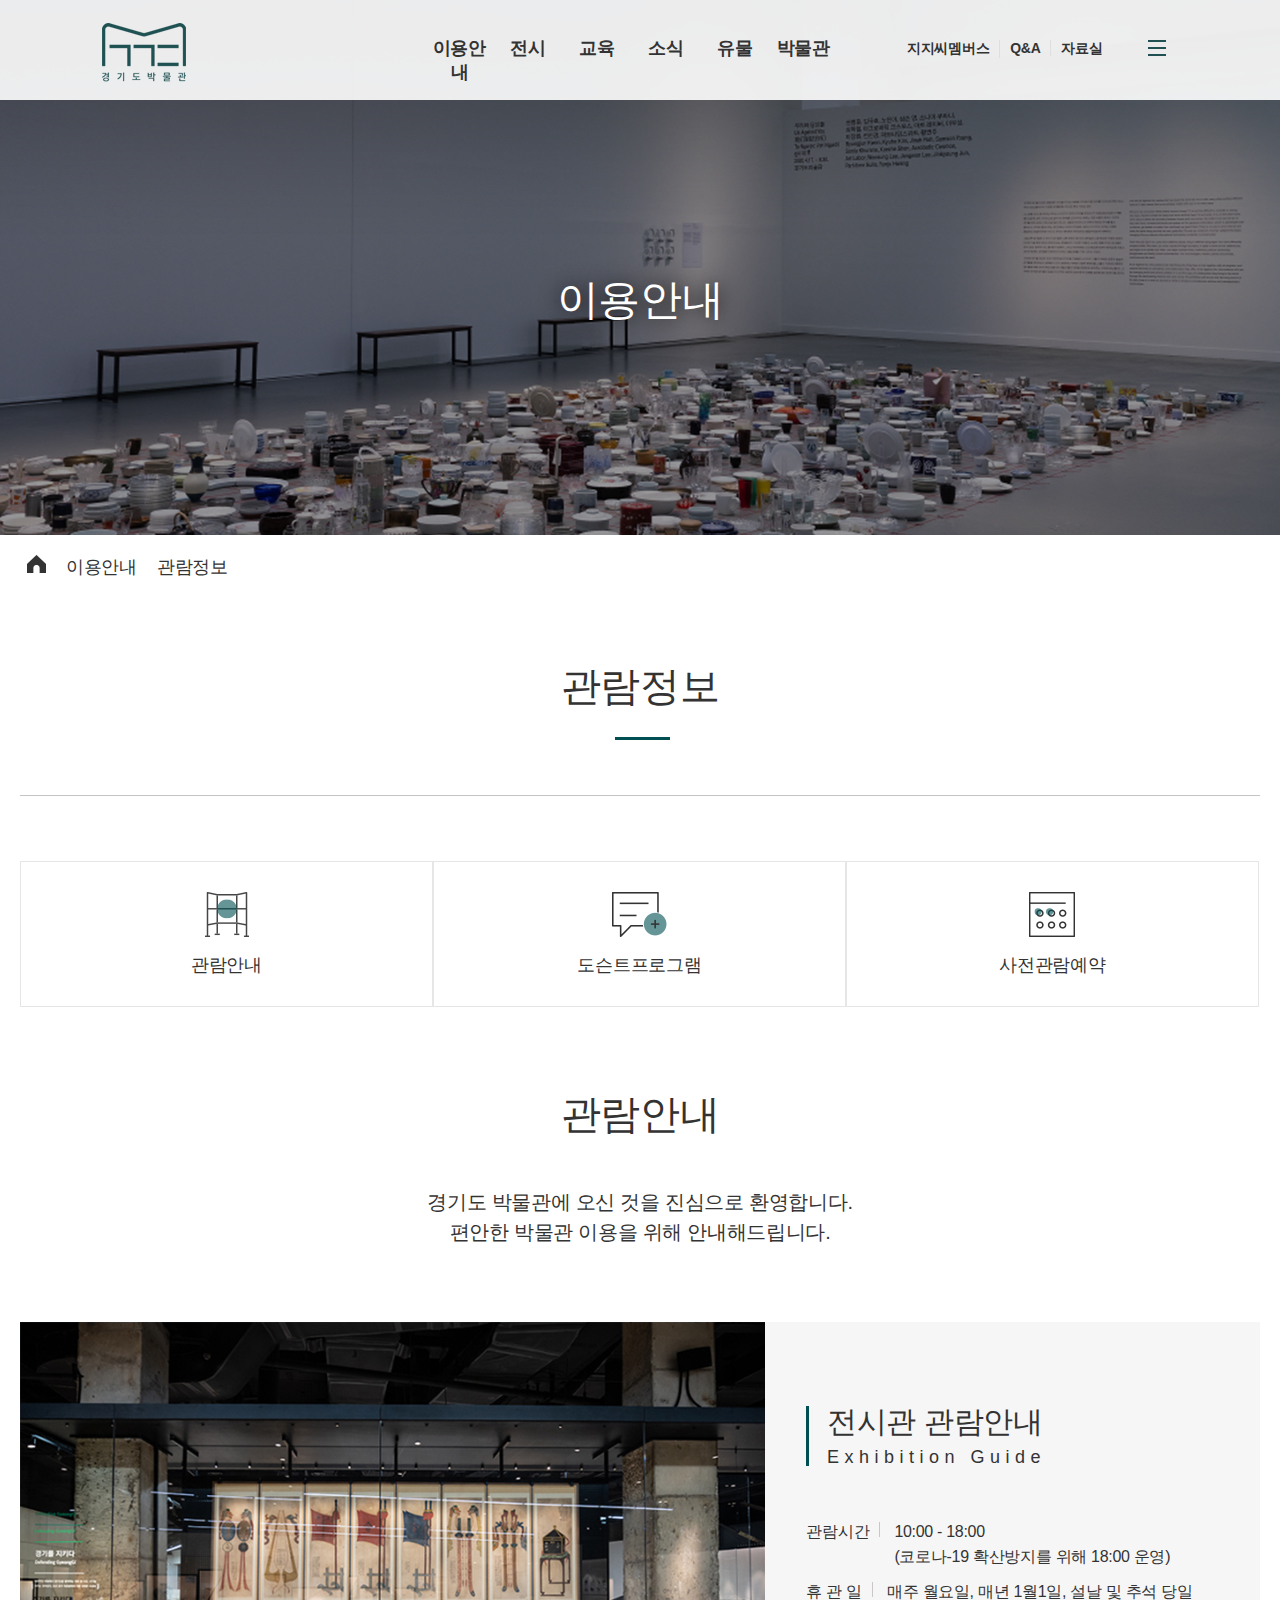
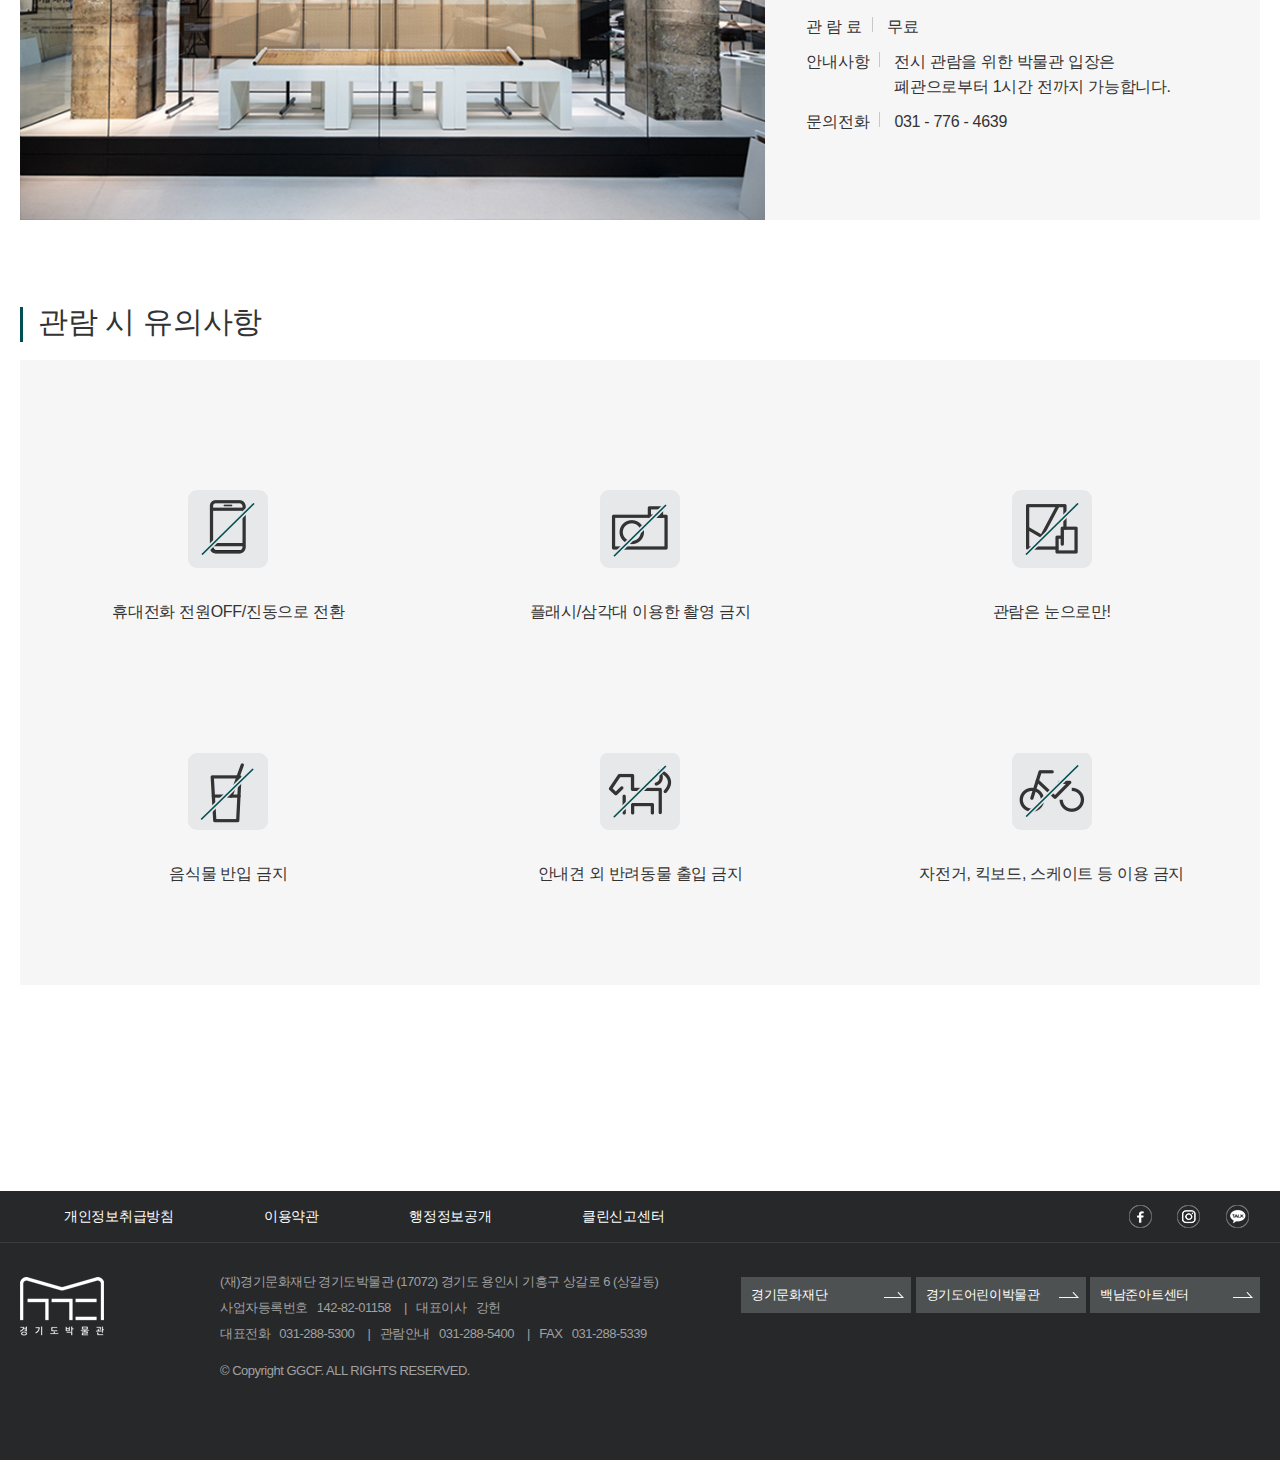
<file: info.html>
<!DOCTYPE html>
<html lang="ko">

<head>
    <meta charset="UTF-8">
    <title>경기도박물관 - 관람정보</title>
    <link href="css/substyle.css" type="text/css" rel="stylesheet">
    <!--
	<link href="style.css">
	<link href="sub.css">
    -->
</head>

<body>
    <div id="wrap">
        <!--관람정보 상단-->
        <div id="main_top">
            <header class="header">
                <div class="h_inner">
                    <div class="logo">
                        <a href="index.html"><img src="images/header_logo.png" alt="로고"></a>
                    </div>
                    <nav class="nav">
                        <ul class="main_nav">
                            <li><a href="#" class="nav_tit">이용안내</a>
                                <ul class="submenu">
                                    <li><a href="#">관람안내</a></li>
                                    <li><a href="#">시설안내</a></li>
                                    <li><a href="#">대관안내</a></li>
                                    <li><a href="#">기증안내</a></li>
                                    <li><a href="#">오시는길</a></li>
                                </ul>
                            </li>
                            <li><a href="#" class="nav_tit">전시</a>
                                <ul class="submenu">
                                    <li><a href="#">전시</a></li>
                                    <li><a href="#">아카이브</a></li>
                                </ul>
                            </li>
                            <li><a href="#" class="nav_tit">교육</a>
                                <ul class="submenu">
                                    <li><a href="#">전체보기</a></li>
                                    <li><a href="#">청소년</a></li>
                                    <li><a href="#">성인</a></li>
                                    <li><a href="#">어린이</a></li>
                                    <li><a href="#">사회복지</a></li>
                                    <li><a href="#">동호회</a></li>
                                    <li><a href="#">문화행사</a></li>
                                </ul>
                            </li>
                            <li><a href="#" class="nav_tit">소식</a>
                                <ul class="submenu">
                                    <li><a href="#">공고공지</a></li>
                                    <li><a href="#">박물관새소식</a></li>
                                    <li><a href="#">뉴스레터</a></li>
                                    <li><a href="#">관장과의 대화</a></li>
                                </ul>
                            </li>
                            <li><a href="#" class="nav_tit">유물</a>
                                <ul class="submenu">
                                    <li><a href="#">소장유물</a></li>
                                    <li><a href="#">기증자 현황</a></li>
                                    <li><a href="#">유물열람 안내</a></li>
                                </ul>
                            </li>
                            <li><a href="#" class="nav_tit">박물관</a>
                                <ul class="submenu">
                                    <li><a href="#">박물관소개</a></li>
                                    <li><a href="#">뮤지엄파크소개</a></li>
                                    <li><a href="#">미션과 비전</a></li>
                                    <li><a href="#">연혁</a></li>
                                    <li><a href="#">박물관직원</a></li>
                                    <li><a href="#">청소년자원봉사</a></li>
                                </ul>
                            </li>
                        </ul>
                    </nav>
                    <div class="infomn">
                        <div class="qmn">
                            <ul>
                                <li><a href="#">지지씨멤버스</a></li>
                                <li><a href="#">Q&A</a></li>
                                <li><a href="#">자료실</a></li>
                            </ul>
                        </div>
                        <div class="sitemap">
                            <a href="smbtn">
                                <!--
                            <img src="images/header_mgbtn.png" alt="사이트맵">
                            -->
                            </a>
                        </div>
                    </div>
                </div>
            </header>
            <h1 class="hidden">관람정보 타이틀이미지</h1>
            <div class="top_title">이용안내</div>
            <!--관람정보_로케이션-->
            <section id="location">
                <div class="inner">
                    <ul class="title_menu">
                        <li>
                            <i><a href="#"><img src="images/sub_homeicon.png" alt="홈"></a></i>
                        </li>
                        <li>이용안내</li>
                        <li>관람정보</li>
                        <!-- after 클리어 -->
                    </ul>
                </div>
            </section>
        </div>

        <!--관람정보 콘텐츠-->
        <!--관람정보_본문타이틀-->
        <section id="bodytitle">
            <h3>관람정보</h3>
            <!--after 가상 언더라인 삽입-->
        </section>

        <!--관람정보_본문내용-->
        <section id="body">
            <!--관람정보_본문탭-->
            <div class="bodytab">
                <ul class="tab_list">
                    <li class="tab01">
                        <a href="#">
                            <p class="tabimg"></p>
                            <p>관람안내</p>
                        </a>
                    </li>
                    <li class="tab02">
                        <a href="#">
                            <p class="tabimg"></p>
                            <p>도슨트프로그램</p>
                        </a>
                    </li>
                    <li class="tab03">
                        <a href="#">
                            <p class="tabimg"></p>
                            <p>사전관람예약</p>
                        </a>
                    </li>
                    <!-- after 클리어 -->
                </ul>
            </div>
            <!--관람정보_본문탭내용-->
            <div class="tabset">
                <h4>관람안내</h4>
                <p>경기도 박물관에 오신 것을 진심으로 환영합니다.<br>
                    편안한 박물관 이용을 위해 안내해드립니다.</p>
                <div class="info_space">
                    <div class="info_img">
                        <img src="images/sub_infoimg.jpg" alt="전시이미지">
                    </div>
                    <div class="info_text">
                        <div class="info_title">
                            <p>
                                <strong>전시관 관람안내<br></strong>
                                <span class="tit_eng">Exhibition Guide</span>
                            </p>
                        </div>
                        <ul class="info_body">
                            <li>
                                <span>관람시간</span>
                                <p>10:00 - 18:00<br>
                                    (코로나-19 확산방지를 위해 18:00 운영)</p>
                            </li>
                            <li>
                                <span>휴 &#32;관 &#32;일</span>
                                <p>매주 월요일, 매년 1월1일, 설날 및 추석 당일</p>
                            <li>
                                <span>관 &#32;람 &#32;료</span>
                                <p>무료</p>
                            </li>
                            <li>
                                <span>안내사항</span>
                                <p>전시 관람을 위한 박물관 입장은<br>
                                    폐관으로부터 1시간 전까지 가능합니다.</p>
                            </li>
                            <li>
                                <span>문의전화</span>
                                <p>031 - 776 - 4639</p>
                            </li>
                            <!-- after 클리어 -->
                        </ul>
                    </div>
                    <!-- after 클리어 -->
                </div>
                <div class="precautions_space">
                    <h5>관람 시 유의사항</h5>
                    <div class="precautions">
                        <ul>
                            <li>
                                <i><img src="images/sub_icon01.png" alt="휴대전화금지"></i>
                                <p>휴대전화 전원OFF/진동으로 전환</p>
                            </li>
                            <li>
                                <i><img src="images/sub_icon02.png" alt="사진금지"></i>
                                <p>플래시/삼각대 이용한 촬영 금지</p>
                            </li>
                            <li>
                                <i><img src="images/sub_icon03.png" alt="접촉금지"></i>
                                <p>관람은 눈으로만!</p>
                            </li>
                            <li>
                                <i><img src="images/sub_icon04.png" alt="취식금지"></i>
                                <p>음식물 반입 금지</p>
                            </li>
                            <li>
                                <i><img src="images/sub_icon05.png" alt="반려동물동반금지"></i>
                                <p>안내견 외 반려동물 출입 금지</p>
                            </li>
                            <li>
                                <i><img src="images/sub_icon06.png" alt="자전거금지"></i>
                                <p>자전거, 킥보드, 스케이트 등 이용 금지</p>
                            </li>
                            <!-- after 클리어 -->
                        </ul>
                    </div>
                </div>
            </div>
        </section>


        <!--관람정보 하단-->
        <footer id="footer">
            <!--befor 가상 라인 삽입-->
            <div class="footer_set">
                <h2 class="ft_logo">
                    <a href="#"><img src="images/footer_logo.png" alt="logo"></a>
                </h2>
                <div class="footer_inner">
                    <div class="utils">
                        <ul class="private">
                            <li><a href="#">개인정보취급방침</a></li>
                            <li><a href="#">이용약관</a></li>
                            <li><a href="#">행정정보공개</a></li>
                            <li><a href="#">클린신고센터</a></li>
                        </ul>
                        <ul class="socials">
                            <li>
                                <a href="#" target="_blank" title="경기도박물관 페이스북"><img src="images/footer_sns_f.png" alt=""></a>
                            </li>
                            <li>
                                <a href="#" target="_blank" title="경기도박물관 인스타그램"><img src="images/footer_sns_i.png" alt=""></a>
                            </li>
                            <li>
                                <a href="#" target="_blank" title="경기도박물관 카카오톡"><img src="images/footer_sns_k.png" alt=""></a>
                            </li>
                        </ul>
                        <!--after 클리어-->
                    </div>
                    <div class="ft_link">
                        <div class="site_ggcf">
                            <a href="#">
                                <h4>경기문화재단</h4>
                                <img src="images/footer_gobtn.png" alt="경기문화재단" class="site_ggcf">
                            </a>
                        </div>
                        <div class="site_gcm">
                            <a href="#">
                                <h4>경기도어린이박물관</h4>
                                <img src="images/footer_gobtn.png" alt="경기문화재단" class="site_gcm">
                            </a>
                        </div>
                        <div class="site_nj">
                            <a href="#">
                                <h4>백남준아트센터</h4>
                                <img src="images/footer_gobtn.png" alt="경기문화재단" class="site_nj">
                            </a>
                        </div>
                    </div>
                    <ul class="rights">
                        <li class="address">
                            (재)경기문화재단 경기도박물관 (17072) 경기도 용인시 기흥구 상갈로 6 (상갈동)
                        </li>
                        <li class="about">
                            <ul class="about_list">
                                <li><span>사업자등록번호 &nbsp</span> 142-82-01158</li>
                                <li><span>| &nbsp 대표이사 &nbsp</span> 강헌</li>
                            </ul>
                        <li class="contact">
                            <ul class="contact_list">
                                <li class="tel"><span>대표전화 &nbsp</span> 031-288-5300</li>
                                <li class="tel_info"><span>| &nbsp 관람안내 &nbsp</span> 031-288-5400</li>
                                <li class="fax"><span>| &nbsp FAX &nbsp</span> 031-288-5339</li>
                            </ul>
                        </li>
                        <li class="copy">
                            © Copyright GGCF. ALL RIGHTS RESERVED.
                        </li>
                    </ul>
                </div>
            </div>
        </footer>
    </div>
</body>

</html>
</file>
<file: css/substyle.css>
/* 경기도박물관 이용정보>관람정보 스타일 */

@font-face {
    font-family: 'NotoSansCJKkr-Regular';
    src: url("font/NotoSansCJKkr-Regular.otf") format("opentype");
}

*{padding: 0; 
  margin: 0;
  font-family: 'font/NotoSansCJKkr-Regular', sans-serif;
}

html, body{
    font-size: 10px;
}

body{
    font-family: NotoSansCJKkr-Regular;
    /*font-size: 14px*/
    color: #333333;
    letter-spacing: -0.3px;
}

ul{
    list-style: none;
}
a{
    text-decoration: none;
    display: block; 
}
.hidden{
    position: absolute;
    width: 1px;
    height: 1px;
    overflow: hidden;
}
.inner{
    width: 1240px;
    margin: 0 auto;
}

/* 상단+메인이미지 */
#main_top{
    position: relative;
    width: 100%;
    height: 599px;
    /* 관람정보 타이틀이미지 */
    background-image: url(../images/sub_titleimg.jpg);
    background-repeat: no-repeat;
    background-size: cover;
    background-position: center center;
}
#main_top .header{
    position: absolute;
    width: 100%;
    height: 100px;
    background-color: rgba(255, 255, 255, 0.9);
    z-index: 200;
    /*position: fixed;*/
}
#main_top .header .h_inner{
    width: 84% /*1600px*/;
    height: 100px;
    margin: 0 auto;
    position: relative;
}
#main_top .header .h_inner:after{
    display: inline-block;
    content: "";
    clear: both;
}
.h_inner .logo{
    float: left;
    height: 55px;
    margin: 23px 0 22px;
}
.h_inner .nav{
    position: absolute;
    left: 30%;
    width: 40%;
}
.nav .main_nav:after{
    display: inline-block;
    content: "";
    clear: both;
}
.nav .main_nav li{
    float: left;
    width: 16%;
    position: relative;
}
.main_nav li .nav_tit{
    display: block;
    color: #333333;
    padding: 36px 0 37px;
    text-align: center;
    font-size: 1.8rem;
    font-weight: 600;
    /*position: relative;    
    transition: all .2s ease-in;*/  
}
.main_nav li .nav_tit:hover{
    color: #004f52;
}
.main_nav li .submenu{
    display: none;
    position: absolute;
    left: -30%;
    top: 95px;
    width: 180px;
    box-shadow: 0 3px 6px 0 rgba(0, 0, 0, 0.08);
    background-color: #fff;
}
.main_nav li .submenu li{
    width: 100%;
    border-top: 1px solid #f0f0f0;
}
.main_nav li .submenu li a{
    display: block;
    font-size: 1.5rem;
    font-weight: 600;
    color: #333333;
    padding: 20px 24px;
    letter-spacing: -0.5px;
    transition: all .3s ease;    
}
.main_nav li .submenu li a:hover{
    background-color: #004f52;
    color: #ffffff;
}
.main_nav li:hover .submenu{
    display: block;
    transition: all .3s ease;    
}

.h_inner .infomn{
    float: right;
    position: relative;
}

.infomn .qmn{
    float: left;
    margin-top: 40px;
}
.qmn ul{
    margin-right: 15px;
}
.qmn ul li{
    float: left;
    margin-right: 10px;
    padding-right: 10px;
    border-right: 1px solid #dfdfdf;    
    /*
    position: relative;
    */
}
.qmn ul li:last-child{
    border-right: none;
}

/*.qmn ul li a:after{
    display: inline-block;
    content: "|";
    height: 15px;
    line-height: 15px;
    font-size: 1.3rem;
    font-weight: 100;
    margin-left: 10px;
}*/

.qmn ul li a{
    display: block;
    font-size: 1.4rem;
    font-weight: 600;
    color: #333333;
    transition: all .2s ease-in;
}
.qmn ul li a:hover{
    font-weight: bold;
    color: #004f52;
}
.infomn .sitemap{
    float: left;
    width: 40px;
    height: 40px;
    background-image: url(../images/header_mgbtn.png);
    margin-top: 27px;
    cursor: pointer;
    /*
    position: absolute;
    right: 0;
    top:28px;
    display: block;
    width: 40px;
    height: 40px;
    z-index: 10;
    /*
    background-color: #1f5153;
    float: right;
    */
}
.infomn .sitemap:hover{
    width: 40px;
    height: 40px;
    background-image: url(../images/header_mgbtn_hover.png);
}

/* 관람정보 타이틀 */
.top_title{
	font-size: 4.2rem;
	color: #ffffff;
	text-align: center;
	line-height: 599px;
	text-shadow: 0 0 20px #000;
}

/* 관람정보 로케이션*/
#location{
    position: absolute;
    bottom: 0;
    left: 0;
    width: 100%;
    height: 64px;
    font-size: 1.8rem;
    color: #333333;
    background-color: rgba(255, 255, 255, 1);
}
#location .inner{
    width: 1240px;
    margin: 0 auto;
    padding: 20px 27px;
}
.inner .title_menu:after{
    display: inline-block;
    content: "";
    clear: both;
}
.inner .title_menu li{
    float: left;
    margin-right: 20px;
}


/* 관람정보 콘텐츠 */
#bodytitle{
    width: 1240px;
    /*height: 120px;*/
    margin: 0 auto;
}
#bodytitle{}
#bodytitle h3{
    position: relative;
    text-align: center;
    padding-top: 60px;
    padding-bottom: 26px;
    font-size: 4rem;
    font-weight: 550;
    color: #333333;
}
#bodytitle h3:after{
    display: inline-block;
    position: absolute;
    bottom: 0px;
    left: 48%;
    width: 55px;
    height: 3px;
    background: #004f52;
    content: "";
}
#body{
    width: 1240px;
    height: 1930px;
    margin: 0 auto;
    margin-top: 55px;
    padding-top: 65px;
    border-top: 1px solid #c4c4c4;
}
#body .bodytab{}
.bodytab .tab_list{
	width: 100%;
}
.bodytab .tab_list:after{
	display: inline-block;
	content: "";
	clear: both;
}
.bodytab .tab_list li{
    float: left;
	width: 33.3%/*413px*/;
	height: 146px;
	border: 1px solid #e6e6e6;
	box-sizing: border-box;
}
.bodytab .tab_list li a{
	width: 100%;
	display: block;
	color: #333333;
	font-size: 1.8rem;
	font-weight: 500;
	text-align: center;
	padding: 30px 0;
}
.bodytab .tab_list li a:hover{
	background-color: #004f52;
	color: #ffffff;
}
.bodytab .tab_list li a:focus{
	background-color: #004f52;
	color: #ffffff;
}
.bodytab .tab_list li p{
	padding-top: 8px;	
}
.bodytab .tab_list li:hover p{
	color: #ffffff;
}
.bodytab .tab_list .tab01{
	/*
	width: 413px;
	height: 146px;
    background-image: url(../images/sub_tabimg01.jpg);
	background-repeat: no-repeat;
	*/
}
.bodytab .tab_list .tab01 .tabimg{
	width: 55px;
	height: 45px;
	text-align: center;
	margin: 0 auto;
	background-image: url(../images/sub_tabicon01.png);
	background-repeat: no-repeat;
}
.bodytab .tab_list .tab01 a:hover .tabimg{
	background-image: url(../images/sub_tabicon01_hover.png);
	background-repeat: no-repeat;
}
.bodytab .tab_list .tab01 a:focus .tabimg{
	background-image: url(../images/sub_tabicon01_hover.png);
	background-repeat: no-repeat;
}

.bodytab .tab_list .tab02{
	/*
	width: 413px;
	height: 146px;
	background-image: url(../images/sub_tabimg02.jpg);
	background-repeat: no-repeat;
	*/
}
.bodytab .tab_list .tab02 .tabimg{
	width: 55px;
	height: 45px;
	text-align: center;
	margin: 0 auto;
	background-image: url(../images/sub_tabicon02.png);
	background-repeat: no-repeat;
}
.bodytab .tab_list .tab02 a:hover .tabimg{
	background-image: url(../images/sub_tabicon02_hover.png);
	background-repeat: no-repeat;
}
.bodytab .tab_list .tab02 a:focus .tabimg{
	background-image: url(../images/sub_tabicon02_hover.png);
	background-repeat: no-repeat;
}

.bodytab .tab_list .tab03{
	/*
	width: 413px;
	height: 146px;
	background-image: url(../images/sub_tabimg03.jpg);
	background-repeat: no-repeat;
	*/
}

.bodytab .tab_list .tab03 .tabimg{
	width: 55px;
	height: 45px;
	text-align: center;
	margin: 0 auto;
	background-image: url(../images/sub_tabicon03.png);
	background-repeat: no-repeat;
}
.bodytab .tab_list .tab03 a:hover .tabimg{
	background-image: url(../images/sub_tabicon03_hover.png);
	background-repeat: no-repeat;
}
.bodytab .tab_list .tab03 a:focus .tabimg{
	background-image: url(../images/sub_tabicon03_hover.png);
	background-repeat: no-repeat;
}


#body .tabset{}
.tabset>h4{
    text-align: center;
    font-size: 4rem;
    font-weight: 550;
    padding-top: 215px;
    padding-bottom: 45px;
}
.tabset>p{
    text-align: center;
    font-size: 2rem;
    line-height: 30px;
}
.tabset .info_space{
    margin-top: 75px;
    height: 498px;
    width: 100%;
    background-color: #f6f6f6;
}

.tabset .info_space:after{
    display: inline-block;
	content: "";
	clear: both;
}
.info_space .info_img{
    float: left;
    /*display: inline-block;*/
    width: 60%;
}
.info_space .info_img>img{
    display: inline-block;
}
.info_space .info_text{
    float: right;
    /*display: inline-block;*/
    width: 39%/*434px*/;
    height: auto;
    padding: 20px 30px;
    box-sizing: border-box;
}
.info_text .info_title{    
    padding-top: 15%/*75px*/;
    line-height: 28px;
}
.info_text .info_title:before{
    display: inline-block;
    width: 3px;
    height: 60px;
    margin-right: 15px;
    vertical-align: -3px;
    background-color: #004f52;
    content: "";
}
.info_text .info_title>p{
    display: inline-block;
}
.info_text .info_title>p>strong{
    font-size: 3rem;
    font-weight: 550;    
}
.info_text .info_title .tit_eng{
    font-size: 1.8rem;
    letter-spacing: 5.5px;
    font-weight: 500;
}
.info_text .info_body{
    margin-top: 45px;    
}
.info_text .info_body:after{
    display: inline-block;
    content: "";
    clear:both;
}
.info_text .info_body li{
    font-size: 1.6rem;
    margin-bottom: 10px;
    line-height: 25px;    
}
.info_text .info_body li span{
    display: inline-block;
    vertical-align: top;
    font-weight: 550;
}
.info_text .info_body li span:after{
    display: inline-block;
    width: 1px;
    height: 15px;
    margin: 0 10px;
    background: #cbc7c7;
    content: "";   
}
.info_text .info_body li p{    
    display: inline-block;
}


.precautions_space{
    margin-top: 82px;
    width: 100%;
    height: 671px; /*625px;*/
}
.precautions_space>h5{
    font-size: 3rem;
    font-weight: 550;
    padding-bottom: 17px;
}
.precautions_space>h5:before{
    display: inline-block;
    width: 3px;
    height: 35px;
    margin-right: 15px;
    vertical-align: middle;
    background-color: #004f52;
    content: "";
}
.precautions_space .precautions{
    width: 100%;
    height: 625px;
    background-color: #f6f6f6;  
}
.precautions ul{
    width: 100%;
    height: 495px;
    text-align: center;
    padding-top: 130px;
}
/*
.precautions ul:after{
    display: inline-block;
    content: "";
    clear:both;
}
*/
.precautions ul li{
    width: 33%;
    display: inline-block;
    /*float: left;*/
    padding-bottom: 130px;
	/*margin-bottom: 130px;*/
    font-size: 1.6rem;
}
.precautions ul li p{
    margin-top: 30px;
}




/* 관람정보 하단 */
#footer{
    position: relative;
    padding-bottom: 82px;
    background-color: #27282a;
}
#footer:before{
    display: block;
    position: absolute;
    top: 51px;
    right: 0;
    left: 0;
    width: 100%;
    height: 1px;
    background: #3a3b3c;
    content: "";
}
.footer_set{
    position: relative;
    width: 1240px;
    margin: 0 auto;
}
.footer_set .ft_logo{
    position: absolute;
    top: 86px;
    left: 0;
    width:200px;
    height: 60px;
}

.footer_set .footer_inner{}

.footer_inner .utils:after{
    display: inline-block;
    content: "";
    clear: both;
}
.utils .private{
    float: left;
}
.private li{
    display: inline-block;
}
.private li:nth-child(3){
    margin-right: 0px;
}
.private li a{
    display: block;
    padding: 17px 44px 17px;
    font-size: 1.4rem;
    color: #ffffff;
}

.utils .socials{
    float: right;
    padding: 14px 0 0 10px;    
}
.socials li{
    display: inline-block;
    width: 46px;
    height: 35px;
    text-align: center;
}
.socials li a{
    display: block;
}
.footer_inner .ft_link{
    position: absolute;
    right:0;
    top: 86px;
}
.ft_link > div{
    display: inline-block;
    width: 170px;
    height: 36px;
    margin-left: 2px;
    background-color: #4e5151;
    
}
.ft_link > div:hover{
    background-color: #27282a;
    border: 1px solid #ffffff;
    box-sizing: border-box;
}
.ft_link > div a{
    width: 90%;
    height: 100%;
    color: #ffffff;
    line-height: 36px;
    padding: 0 10px;
}
.ft_link > div a h4{
    float: left;
    font-size: 1.3rem;
    font-weight: 400;
}
.ft_link > div a img{
    float: right;
    vertical-align: middle;
    margin-top: 15px;
}

.footer_inner .rights{
    margin-top: 71px;
    padding-left: 200px;
    font-size: 1.3rem;
    font-weight: 100;
    color: #ffffff;
}
.footer_inner .rights li{
    margin-top: 4px; 
    font-size: 1.3rem;    
    color: #a1a1a1;
    letter-spacing: -0.5px;
}
.footer_inner .rights>li:last-child{
    margin-top: 20px;
}
.rights .address{}
.rights .about{}
.rights .about .about_list{}
.rights .about .about_list li{
    display: inline-block;
    margin-left: 10px;
}
.rights .about .about_list li:first-child{
    margin-left: 0;
}
.rights .contact{}
.rights .contact .contact_list{}
.rights .contact .contact_list li{
    display: inline-block;
    margin-left: 10px;
}
.rights .contact .contact_list li:first-child{
    margin-left: 0;
}
.rights il:last-child{
    margin-top: 15px;
}



/* 태블릿(max-width: 1279px)*/

@media (max-width:1279px) {
	.inner {
        width: 98%;
    }
	
	/* 태블릿_헤더 */
    #main_top .header .h_inner {
        width: 98%;
    }

    .h_inner .nav {
        display: none;
        width: 55%;
        left: 15%;
        right: 10%;
        margin: 0 auto;
    }

    .infomn .qmn {
        display: none;
    }
	
	
	/* 태블릿_콘텐츠 */
    #location{
        display: none;       
    }
	#location .inner {        
		width: 98%;
        padding: 20px 27px;        
        box-sizing: border-box;
	}
	#main_top {
		height: 420px;
    	/*padding: 100px 0 0;*/
	}
	#bodytitle {
		width: 98%;
	}
	#body {
		width: 98%;
	}
	/*
	.tabset .info_space{
		height: auto;
	}
	*/
	.info_space .info_img {
		width: 55%;
        vertical-align: middle;
        margin-top:7%; 
	}
    .info_space .info_img>img{
        display: inline-block;
        width: 100%;
    }
	.info_space .info_text {
    	width: 45%;
        padding: 1.5% 2%;
	}
    .info_text .info_title {
        padding-top: 5%/*75px*/;
    }
    .info_text .info_body {
        margin-top: 25px;
    }
	.info_text .info_body li {
        font-size: 2rem;
        line-height: 30px;
    }
    
    .precautions_space {
        height: auto;
    }
    .precautions_space .precautions {
        height: auto;
    }
    .precautions ul {
        height: auto;
    }
    .precautions ul li {
        width: 49%;
        font-size: 2rem;
    }
	

    /* 태블릿_푸터 */
    #footer:before {
        display: none;
    }
    #footer {
        padding: 52px 0 86px;
        margin-top: 25%;
    }

    .footer_set {
        width: 100%;
        padding: 0 30px;
        box-sizing: border-box;
    }

    .footer_set .ft_logo {
        position: static;
        width: 168px;
        height: 118px;
        margin: 0 auto;
    }

    .footer_set .ft_logo img {
        width: 100%;
    }

    .utils .private {
        float: none;
        margin-top: 58px;
    }

    .private li {
        width: 48%;
        margin-left: 3%;
        padding: 22px 0;
        text-align: center;
        border: 1px solid #343434;
        box-sizing: border-box;
    }

    .private li:nth-child(1),
    .private li:nth-child(3) {
        margin-left: 0;
    }

    .private li:nth-child(3),
    .private li:nth-child(4) {
        margin-top: 22px;
    }

    .private li a {
        width: 100%;
        padding: 0;
        font-size: 2.4rem;
        box-sizing: border-box;
    }

    .utils .socials {
        float: none;
        margin-top: 30px;
        text-align: center;
    }

    .socials li {
        width: 76px;
        height: 76px;
        margin-left: 20px;
    }

    .socials li:first-child {
        margin-left: 0;
    }

    .socials li a {
        width: 100%;
        height: 100%;
    }

    .socials li a img {
        width: 100%;
        height: 100%;
    }

    .footer_inner .ft_link {
        position: static;
        margin-top: 38px;
    }

    .ft_link > div {
        width: 100%;
        height: 76px;
        margin-left: 0;
        margin-top: 18px;
    }

    .ft_link > div:first-child {
        margin-top: 0;
    }

    .ft_link > div a {
        padding: 0 24px;
        /*font-size: 2.4rem;*/
        line-height: 76px;
    }

    .ft_link > div a h4 {
        font-size: 2.4rem;
    }

    .ft_link > div a img {
        margin-top: 4%;
        width: 5%;
    }

    .footer_inner .rights {
        margin-top: 50px;
        padding-left: 0;
    }

    .footer_inner .rights li {
        font-size: 2rem;
        text-align: center;
    }

    .footer_inner .rights li:first-child {
        margin-top: 0;
    }

    .footer_inner .rights > li:last-child {
        margin-top: 35px;
        font-size: 2.2rem;
    }

}


	
/* 모바일(max-width: 767px)*/

@media (max-width:767px) {
	
	/* 모바일_콘텐츠 */
	.tabset .info_space {
		height: auto;
	}
	.info_space .info_img {
    	float:none;
		width: 100%;
        vertical-align: middle;
        margin-top:7%; 
	}
    .info_space .info_img>img{
        display: block;
        width: 100%;
    }
	.info_space .info_text {
    	float: none;
        width: 100%;
        padding: 1.5% 2%;
	}
	.precautions ul {
	}
	
	.precautions ul li {
		display: block;
		width: 100%;
		font-size: 2rem;
	}
    
    
    /* 모바일_푸터 */
    #footer {
        padding: 26px 0 36px;
		margin-top: 259%;
    }
    .footer_set {
        padding: 0 14px;
    }
        
    .footer_set .ft_logo {
        width: 118px;
        height: 88px;
    }
    .footer_set .ft_logo img {
        width: 80%;
        margin-left: 10%;
    }
    .utils .private {
        margin-top: 0px;
    }
    .private li {
        padding: 12px 0;
    }
    .private li a {
        font-size: 1.3rem;
    }
    .private li:nth-child(3), .private li:nth-child(4) {
        margin-top: 10px;
    }

    .utils .socials {
        margin-top: 15px;
        padding: 0px;
    }
    .socials li {
        width: 38px;
        height: 38px;
    }
    .footer_inner .ft_link {
        margin-top: 0px;
    }
    .ft_link > div a h4 {
        font-size: 1.3rem;
    }
    .ft_link > div {    
        height: 40px;
        margin-top: 10px;
    }
    .ft_link > div a {
        padding: 0 24px;
        /* font-size: 2.4rem; */
        line-height: 40px;
    }
    .footer_inner .rights {
        margin-top: 27px;
    }
    .footer_inner .rights li {
        font-size: 1.4rem;
    }
    .rights .about{
        display: none;
    }
    .footer_inner .rights > li:last-child {
        font-size: 1.4rem;
        margin-top: 20px;
    }

    
}
</file>
